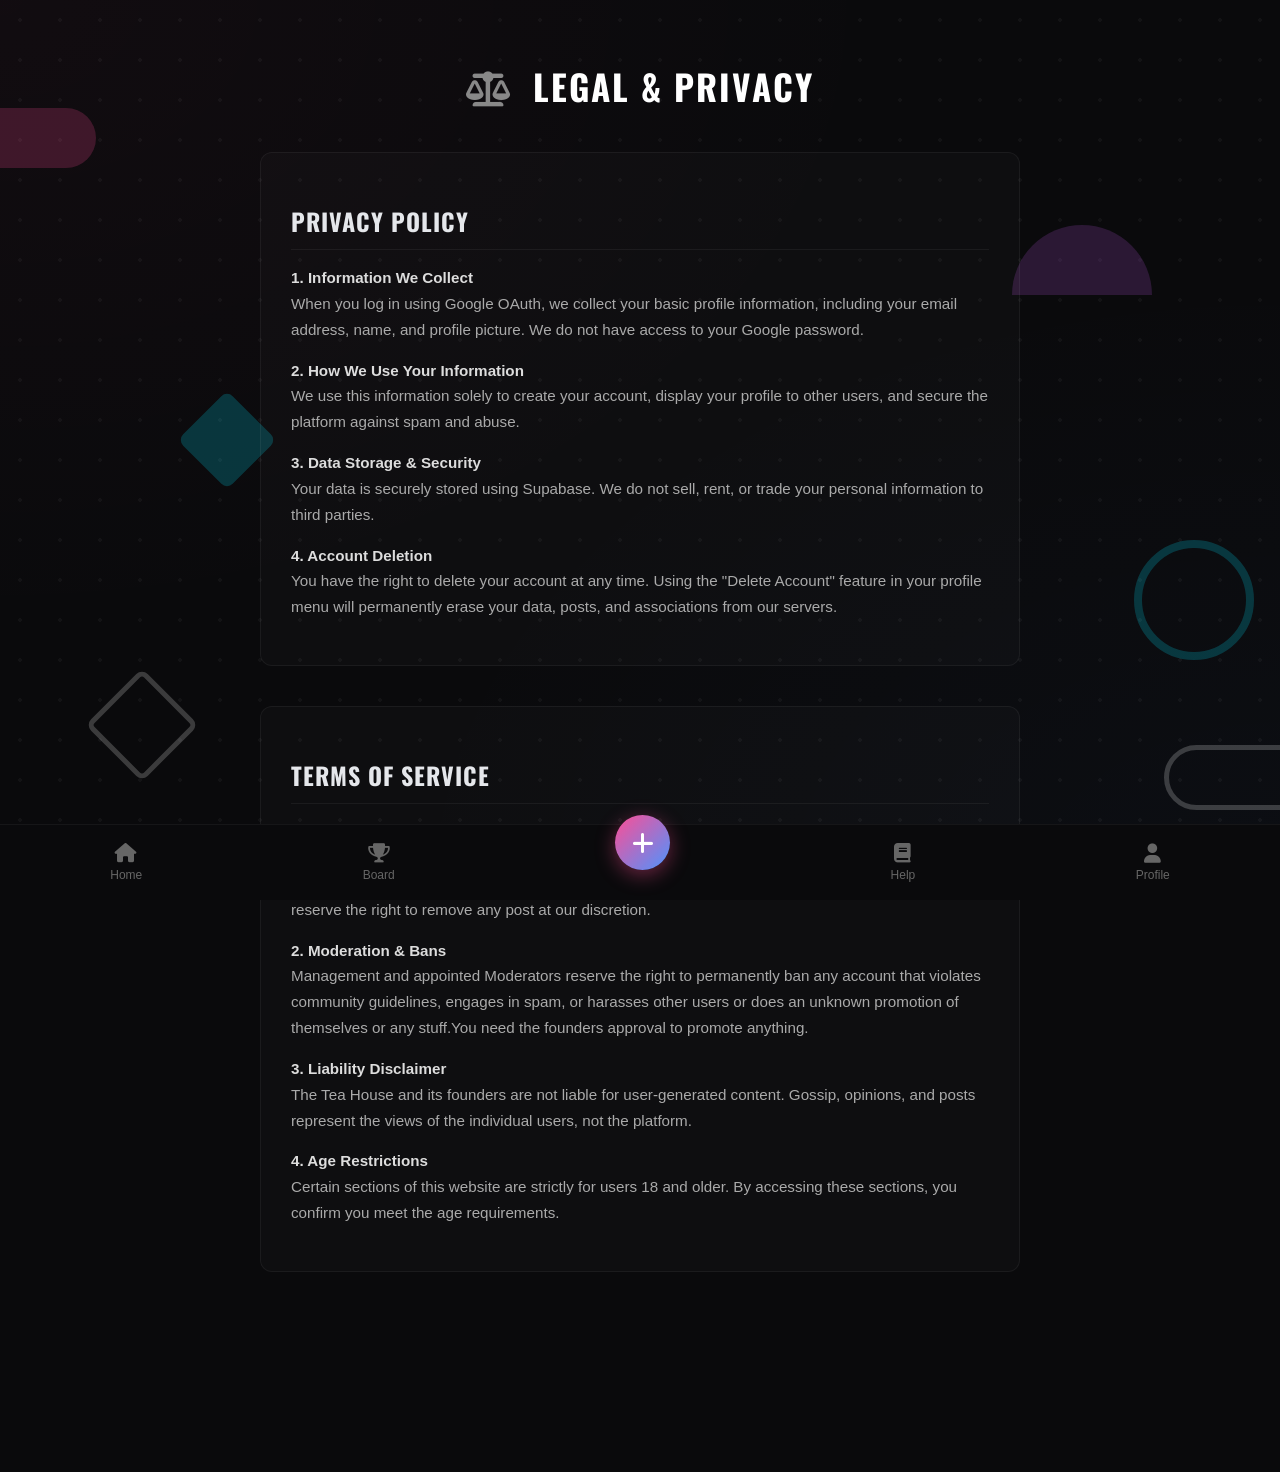
<file: legal.html>
<!DOCTYPE html>
<html lang="en">
<head>
    <meta charset="UTF-8">
    <meta name="viewport" content="width=device-width, initial-scale=1.0">
    <title>Tea House | Legal & Privacy</title>
    <link rel="stylesheet" href="css/style.css">
    <link rel="stylesheet" href="https://cdnjs.cloudflare.com/ajax/libs/font-awesome/6.0.0/css/all.min.css">
    
    <style>
        /* Flat & Subtle Legal Page Layout */
        body { 
            background-color: #0a0a0c; 
            color: #fff; 
            font-family: 'Inter', sans-serif; 
            margin: 0; 
            padding-bottom: 100px;
            position: relative;
        }

        .legal-container { max-width: 800px; margin: 40px auto 40px; padding: 20px; position: relative; z-index: 10; }
        
        .page-title { text-align: center; margin-bottom: 40px; color: #fff; font-size: 2.2rem; font-family: 'Oswald', sans-serif; text-transform: uppercase; letter-spacing: 2px; }

        .section-title { 
            color: #e5e7eb !important; 
            font-size: 1.5rem; 
            margin-bottom: 15px; 
            margin-top: 20px;
            font-family: 'Oswald', sans-serif; 
            text-transform: uppercase; 
            letter-spacing: 1px; 
            display: flex; 
            align-items: center; 
            gap: 8px; 
            border-bottom: 1px solid rgba(255,255,255,0.05);
            padding-bottom: 10px;
        }

        /* Subtle Matte Cards */
        .legal-card { 
            background: rgba(255, 255, 255, 0.02); 
            border: 1px solid rgba(255, 255, 255, 0.05); 
            border-radius: 12px; 
            padding: 30px; 
            margin-bottom: 40px; 
        }

        .legal-text {
            color: #aaa;
            font-size: 0.95rem;
            line-height: 1.7;
            margin-bottom: 15px;
        }

        .legal-text strong {
            color: #ddd;
        }
    </style>
</head>
<body>

    <!-- ☕ Dynamic Lounge Background (Shapes) -->
    <div class="lounge-abstract-bg">
        <div class="l-shape shape-pill lc-pink l1"></div>
        <div class="l-shape shape-ring lc-blue l2"></div>
        <div class="l-shape shape-diamond lc-outline lc-gold l3"></div>
        <div class="l-shape shape-arc lc-purple l4"></div>
        <div class="l-shape shape-diamond lc-blue l5"></div>
        <div class="l-shape shape-pill lc-outline lc-pink l6"></div>
    </div>

    <div class="legal-container">
        <h2 class="page-title"><i class="fas fa-balance-scale" style="color: #888 !important; margin-right: 10px;"></i> LEGAL & PRIVACY</h2>

        <div class="legal-card">
            <h3 class="section-title">Privacy Policy</h3>
            <p class="legal-text"><strong>1. Information We Collect</strong><br>
            When you log in using Google OAuth, we collect your basic profile information, including your email address, name, and profile picture. We do not have access to your Google password.</p>
            
            <p class="legal-text"><strong>2. How We Use Your Information</strong><br>
            We use this information solely to create your account, display your profile to other users, and secure the platform against spam and abuse.</p>
            
            <p class="legal-text"><strong>3. Data Storage & Security</strong><br>
            Your data is securely stored using Supabase. We do not sell, rent, or trade your personal information to third parties.</p>

            <p class="legal-text"><strong>4. Account Deletion</strong><br>
            You have the right to delete your account at any time. Using the "Delete Account" feature in your profile menu will permanently erase your data, posts, and associations from our servers.</p>
        </div>

        <div class="legal-card">
            <h3 class="section-title">Terms of Service</h3>
            
            <p class="legal-text"><strong>1. User Conduct & Content</strong><br>
            The Tea House is a platform for sharing. You are solely responsible for the content you post. Do not post illegal, highly explicit (outside of designated 18+ areas), or violently threatening content. We reserve the right to remove any post at our discretion.</p>
            
            <p class="legal-text"><strong>2. Moderation & Bans</strong><br>
            Management and appointed Moderators reserve the right to permanently ban any account that violates community guidelines, engages in spam, or harasses other users or does an unknown promotion of themselves or any stuff.You need the founders approval to promote anything.</p>
            
            <p class="legal-text"><strong>3. Liability Disclaimer</strong><br>
            The Tea House and its founders are not liable for user-generated content. Gossip, opinions, and posts represent the views of the individual users, not the platform.</p>

            <p class="legal-text"><strong>4. Age Restrictions</strong><br>
            Certain sections of this website are strictly for users 18 and older. By accessing these sections, you confirm you meet the age requirements.</p>
        </div>
    </div>

    <!-- BOTTOM NAVIGATION -->
    <footer class="bottom-nav">
        <a href="lounge.html" class="nav-item"><i class="fas fa-home"></i><span>Home</span></a>
        <a href="leaderboard.html" class="nav-item"><i class="fas fa-trophy"></i><span>Board</span></a>
        <a href="post-tea.html" class="nav-item spill-btn-container">
            <div class="spill-btn"><i class="fas fa-plus"></i></div>
        </a>
        <a href="help.html" class="nav-item"><i class="fas fa-book"></i><span>Help</span></a>
        <a href="profile.html" class="nav-item"><i class="fas fa-user"></i><span>Profile</span></a>
    </footer>

</body>
</html>
</file>
<file: css/style.css>
/* 1. FONT & COLOR DEFINITIONS */
@import url('https://fonts.googleapis.com/css2?family=Oswald:wght@300;400;700&display=swap');

:root {
    /* Shades inspired by your "Blue Pink" palette */
    --midnight: #0a0a0c;
    --deep-navy: #161b22;
    --neon-pink: #ff4d94;  /* The spicy coral/pink from your pic */
    --neon-blue: #4d94ff;  /* The sky blue accent */
    --gold: #ffbc4c;
    --glass-bg: rgba(255, 255, 255, 0.03);
    --glass-border: rgba(255, 255, 255, 0.08);
    --text-main: #f5f5f7;
    --text-dim: #888;
}

* { 
    box-sizing: border-box; 
    margin: 0; 
    padding: 0; 
}

/* 2. THE DYNAMIC BACKGROUND */
body {
    background-color: var(--midnight) !important;
    /* Sophisticated 3-point radial mesh for that "alive" look */
    background-image: 
        radial-gradient(circle at 0% 0%, rgba(255, 77, 148, 0.12) 0%, transparent 50%),
        radial-gradient(circle at 100% 100%, rgba(77, 148, 255, 0.12) 0%, transparent 50%),
        radial-gradient(circle at 50% 15%, rgba(77, 148, 255, 0.05) 0%, transparent 40%) !important;
    
    background-attachment: fixed !important;
    background-size: cover !important;
    min-height: 100vh;
    font-family: 'Oswald', sans-serif; /* Fixed Font */
    color: var(--text-main);
    overflow-x: hidden;
    padding-bottom: 100px;
}

/* 3. ENHANCED HEADER */
.main-header {
    padding: 70px 20px 40px;
    text-align: center;
    background: linear-gradient(to bottom, rgba(0,0,0,0.8), transparent);
}

/* 1. CLEAN HEADER CONTAINER */
.header-actions {
    position: absolute;
    top: 20px;
    right: 20px;
    display: flex;
    gap: 10px;
    /* REMOVED: background-color and border-radius from here */
}

/* 2. GLASSMORPHISM LOGIN BUTTON */
.login-btn {
    /* Background & Glass Effect */
    background: rgba(255, 255, 255, 0.05) !important; /* Subtle transparency */
    backdrop-filter: blur(10px);                    /* Frosted glass look */
    -webkit-backdrop-filter: blur(10px);
    border: 1px solid rgba(255, 255, 255, 0.1);
    
    /* Text Styling */
    color: #ffffff !important; 
    text-decoration: none !important;               /* REMOVES UNDERLINE */
    text-transform: uppercase;
    font-weight: bold;
    font-size: 0.8rem;
    letter-spacing: 1px;
    
    /* Shape & Spacing */
    padding: 8px 20px;
    border-radius: 30px;                            /* Sleek pill shape */
    transition: 0.3s all ease;
}

/* 3. HOVER GLOW */
.login-btn:hover {
    background: var(--neon-pink) !important;        /* Swaps to neon on hover */
    border-color: var(--neon-pink);
    box-shadow: 0 0 15px rgba(255, 77, 148, 0.5);   /* Pink glow effect */
    transform: translateY(-2px);
}

.welcome-text h1 {
    font-size: clamp(3rem, 10vw, 5rem);
    font-weight: 700;
    text-transform: uppercase;
    background: linear-gradient(45deg, var(--neon-pink), var(--neon-blue));
    background-clip: text;
    -webkit-background-clip: text;
    -webkit-text-fill-color: transparent;
    letter-spacing: -2px;
    filter: drop-shadow(0 0 15px rgba(255, 77, 148, 0.3));
}

.welcome-text p {
    color: var(--text-dim);
    letter-spacing: 3px;
    text-transform: uppercase;
    font-size: 0.9rem;
    margin-top: 5px;
}

/* 4. POLISHED GENRE NAV */
/* --- NEAT SCROLLABLE GENRE NAV --- */

.genre-nav {
    width: 100%;
    overflow-x: auto; /* Enables horizontal scrolling */
    white-space: nowrap; /* Forces all items to stay on one line */
    padding: 10px 0;
    
    /* Hides scrollbar for a cleaner look */
    scrollbar-width: none; /* Firefox */
    -ms-overflow-style: none; /* IE/Edge */
}

/* Hides scrollbar for Chrome, Safari, and Opera */
.genre-nav::-webkit-scrollbar {
    display: none;
}

.genre-nav ul {
    display: flex; /* Stacks items in a row */
    list-style: none;
    padding: 0 15px; /* Adds a little "safe space" on the edges */
    margin: 0;
    gap: 12px; /* Uniform spacing between categories */
}

.genre-nav li {
    display: inline-block;
}

.genre-nav a {
    /* Keeping your current glassmorphism style from the screenshot */
    background: var(--glass);
    backdrop-filter: blur(10px);
    border: 1px solid var(--glass-border);
    color: #888;
    padding: 8px 18px;
    border-radius: 20px;
    text-decoration: none;
    font-weight: bold;
    font-size: 0.9rem;
    display: block;
    transition: 0.3s;
}

/* Active State to match your "Trending" button */
.genre-nav a.active {
    background: #ffffff;
    color: #000000;
    border-color: #ffffff;
}



/* 5. PREMIUM GLASS CARDS */
.tea-card {
    background: rgba(255, 255, 255, 0.04);
    backdrop-filter: blur(20px);
    -webkit-backdrop-filter: blur(20px);
    border: 1px solid var(--glass-border);
    border-radius: 28px;
    padding: 30px;
    margin: 30px auto;
    width: 92%;
    max-width: 550px;
    box-shadow: 0 20px 40px rgba(0,0,0,0.4);
    transition: transform 0.3s ease, border-color 0.3s ease;
}

.tea-card:hover {
    transform: translateY(-5px);
    border-color: rgba(255, 255, 255, 0.2);
}

.username { color: var(--gold); font-size: 1.2rem; }
.tag { color: var(--neon-blue); font-weight: bold; font-size: 0.8rem; }

/* 6. NEON ACTION BUTTONS */
.card-footer {
    display: flex;
    justify-content: space-between;
    align-items: center;
    margin-top: 20px;
    padding-top: 20px;
    border-top: 1px solid var(--glass-border);
}

.card-footer button {
    background: rgba(226, 226, 226, 0.051);
    border: 1px solid var(--glass-border);
    color: var(--text-main);
    padding: 10px 15px;
    border-radius: 14px;
    transition: 0.3s;
}

.comment-btn:hover { border-color: var(--neon-blue); color: var(--neon-blue); }
.share-btn:hover { border-color: var(--neon-pink); color: var(--neon-pink); }
.vote-up:hover { border-color: var(--gold); color: var(--gold); }

/* 7. FIXED BOTTOM NAV (The Lounge Bar) */
.bottom-nav { position: fixed; bottom: 0; width: 100%; background: #0a0a0c; border-top: 1px solid rgba(255,255,255,0.05); display: flex; justify-content: space-around; align-items: center; padding: 10px 0; z-index: 100; padding-bottom: calc(10px + env(safe-area-inset-bottom)); }

.nav-item { color: #666; text-decoration: none; display: flex; flex-direction: column; align-items: center; gap: 5px; font-size: 0.75rem; font-weight: 500; transition: 0.2s; }
.nav-item.active, .nav-item:hover { color: var(--neon-blue); }
.nav-item i { font-size: 1.2rem; }

/* The Floating Action Button */
.spill-btn-container { transform: translateY(-20px); }

.spill-btn { width: 55px; height: 55px; border-radius: 50%; background: linear-gradient(135deg, var(--neon-pink), var(--neon-blue)); display: flex; justify-content: center; align-items: center; box-shadow: 0 5px 20px rgba(255, 77, 148, 0.4); transition: 0.3s; }
.spill-btn:hover { transform: scale(1.1); box-shadow: 0 5px 25px rgba(77, 148, 255, 0.6); }

/* Force the Plus Icon to be bright white */
.spill-btn i { font-size: 1.5rem !important; color: #ffffff !important; }



/* 7. AUTH & OTHER PAGES */
.auth-box, .post-container, .leaderboard-container {
    background: var(--glass);
    backdrop-filter: blur(20px);
    border: 1px solid var(--glass-border);
    border-radius: 30px;
    padding: 30px;
    margin: 20px auto;
    max-width: 400px;
}

input, textarea, select {
    width: 100%; background: rgba(255,255,255,0.05);
    border: 1px solid var(--glass-border);
    color: rgb(255, 255, 255); padding: 12px; border-radius: 12px; margin-top: 10px;
}
.submit-btn, .auth-submit {
    background: var(--neon-pink); color: white; border: none;
    padding: 15px; width: 100%; border-radius: 12px; font-weight: bold; margin-top: 20px;
}




/* --- TEA CARD FOOTER & NEON BUTTONS --- */

.card-footer {
    display: flex;
    justify-content: space-between;
    align-items: center;
    margin-top: 15px;
    padding-top: 15px;
    border-top: 1px solid var(--glass-border);
}

.votes, .actions {
    display: flex;
    align-items: center;
    gap: 12px; /* Keeps icons from touching each other */
}

/* THE NEON-GLASS BUTTONS */
.card-footer button {
    background: rgba(255, 255, 255, 0.03);
    border: 1px solid var(--glass-border);
    color: white;
    padding: 8px 12px;
    border-radius: 12px;
    display: flex;
    align-items: center;
    gap: 6px;
    font-family: 'Oswald', sans-serif;
    font-size: 0.9rem;
    cursor: pointer;
    transition: 0.3s all ease;
}

/* NEON GLOW HOVER EFFECTS */
.vote-up:hover {
    border-color: var(--gold) !important;
    box-shadow: 0 0 10px rgba(255, 188, 76, 0.3);
    color: var(--gold);
}

.comment-btn:hover {
    border-color: var(--neon-blue) !important;
    box-shadow: 0 0 10px rgba(77, 148, 255, 0.3);
    color: var(--neon-blue);
}

.share-btn:hover {
    border-color: var(--neon-pink) !important;
    box-shadow: 0 0 10px rgba(255, 77, 148, 0.3);
    color: var(--neon-pink);
}

.save-btn:hover {
    border-color: white !important;
    box-shadow: 0 0 10px rgba(255, 255, 255, 0.2);
}

/* VOTE COUNT COLOR */
.vote-count {
    font-weight: bold;
    color: var(--gold);
    font-size: 1rem;
}




/* --- NEAT & WIDE POST PAGE --- */

/* 1. Subtler Background (Reduced Lighting) */
body {
    background-color: #0a0a0c !important;
    /* Subtler glow for eye comfort */
    background-image: 
        radial-gradient(at 0% 0%, rgba(255, 77, 148, 0.03) 0px, transparent 50%),
        radial-gradient(at 100% 100%, rgba(77, 148, 255, 0.03) 0px, transparent 50%) !important;
    background-attachment: fixed;
    font-family: 'Oswald', sans-serif;
    color: white;
}

/* 2. Wider Container */
.post-container {
    padding: 20px;
    width: 95% !important;
    max-width: 800px !important; /* Professional wide layout */
    margin: 40px auto;
}

/* 3. The Form Box */
#tea-form {
    background: rgba(255, 255, 255, 0.03) !important;
    backdrop-filter: blur(15px) !important;
    border: 1px solid rgba(255, 255, 255, 0.08) !important;
    border-radius: 30px !important;
    padding: 40px;
    box-shadow: 0 10px 40px rgba(0, 0, 0, 0.5) !important;
    display: flex;
    flex-direction: column;
    gap: 25px; /* Adds neat spacing between elements */
}

/* 4. Wide & Taller Tea Box */
#tea-content {
    width: 100% !important;
    height: 280px !important; /* More space for details */
    padding: 20px;
    background: rgba(0, 0, 0, 0.3) !important;
    border: 1px solid rgba(255, 255, 255, 0.1) !important;
    border-radius: 15px !important;
    color: #eee !important;
    font-family: inherit;
    font-size: 1.1rem;
    resize: vertical; /* Allows users to drag it taller if needed */
}

#tea-content:focus {
    outline: none;
    border-color: var(--neon-blue) !important; /* Calming blue glow */
    box-shadow: 0 0 10px rgba(77, 148, 255, 0.1) !important;
}

/* 5. Neat Upload Section (Fixes "Sticky" Text) */
#media-upload {
    display: none !important; /* Hides ugly browser button */
}

.custom-file-upload {
    display: flex !important;
    flex-direction: column;
    align-items: center;
    justify-content: center;
    padding: 35px 20px !important; /* Vertical space prevents stickiness */
    background: rgba(77, 148, 255, 0.05) !important;
    border: 2px dashed #4d94ff !important;
    border-radius: 20px !important;
    cursor: pointer;
    color: #4d94ff !important;
    font-weight: bold;
    text-align: center;
    transition: 0.3s;
}

.custom-file-upload:hover {
    background: rgba(77, 148, 255, 0.1) !important;
    border-color: #ffffff !important;
    color: #e7e7e7 !important;
}

/* 6. Chill Blue Submit Button */
.submit-btn {
    background: linear-gradient(45deg, #4d94ff, #3f9aae) !important;
    color: white !important;
    padding: 18px !important;
    border: none !important;
    border-radius: 15px !important;
    font-weight: bold;
    font-size: 1.1rem;
    box-shadow: 0 5px 20px rgba(0, 0, 0, 0.3) !important;
    cursor: pointer;
}
/* --- DROPDOWN VISIBILITY FIX --- */

#genre {
    width: 100%;
    padding: 14px;
    background: rgba(255, 255, 255, 0.05) !important;
    border: 1px solid rgba(255, 255, 255, 0.1) !important;
    border-radius: 15px !important;
    color: white !important; /* This is the text color */
    font-family: 'Oswald', sans-serif !important;
    cursor: pointer;
    appearance: none; /* Removes default browser styling */
    -webkit-appearance: none;
    background-image: url('data:image/svg+xml;charset=US-ASCII,<svg xmlns="http://www.w3.org/2000/svg" width="20" height="20" viewBox="0 0 20 20"><path fill="white" d="M5 7l5 5 5-5z"/></svg>'); /* Adds a custom white arrow */
    background-repeat: no-repeat;
    background-position: right 15px center;
}

/* This targets the actual list that drops down */
#genre option {
    background-color: #1a1a1c !important; /* Dark background for the list */
    color: white !important;               /* White text for visibility */
    padding: 10px;
}

/* Fix for mobile devices to ensure the background stays dark */
#genre:focus {
    background-color: #1a1a1c !important;
    outline: none;
    border-color: var(--neon-blue) !important;
}





/*leaderboard page styles*/
/* LEADERBOARD SPECIFIC STYLES */
.leaderboard-container {
    padding: 20px;
    display: flex;
    flex-direction: column;
    align-items: center;
}

.podium {
    display: flex;
    justify-content: center;
    align-items: flex-end;
    gap: 15px;
    margin-bottom: 40px;
    width: 100%;
    padding-top: 20px;
}

.rank {
    text-align: center;
    flex: 1;
}

.avatar {
    width: 60px;
    height: 60px;
    background: rgb(202, 131, 131);
    border-radius: 50%;
    display: flex;
    justify-content: center;
    align-items: center;
    font-size: 1.5rem;
    margin: 0 auto 10px;
    box-shadow: 0 4px 10px rgba(0,0,0,0.1);
}

/* THE MONTHLY WINNER DECORATION */
.monthly-winner {
    width: 80px;
    height: 80px;
    border: 4px solid var(--orange-trend); /* Discord-style highlight */
    animation: glow 2s infinite alternate; /* Special effect for rank 1 */
}

@keyframes glow {
    from { box-shadow: 0 0 5px var(--orange-trend); }
    to { box-shadow: 0 0 20px var(--orange-trend); }
}

.rank.first .name { font-size: 1.2rem; font-weight: bold; color: var(--teal-main); }
.points { font-size: 0.9rem; color: #777; font-family: 'Oswald', sans-serif; }

/* RANK LIST STYLES */
.rank-list {
    width: 100%;
    max-width: 400px;
    background: rgb(36, 35, 35);
    border-radius: 15px;
    overflow: hidden;
    box-shadow: 0 4px 15px rgba(0,0,0,0.05);
}

.list-item {
    display: flex;
    justify-content: space-between;
    padding: 15px 20px;
    border-bottom: 1px solid var(--bg-cream);
}

.rank-num { font-weight: bold; color: var(--blue-accent); width: 30px; }
.list-name { flex: 1; font-family: 'Oswald', sans-serif; }
.list-score { font-weight: bold; color: var(--teal-main); }



/* --- AUTH PAGE: MIDNIGHT LOUNGE DESIGN --- */


/* 1. Page Layout */
.auth-page {
    display: flex;
    justify-content: center;
    align-items: center;
    min-height: 100vh;
    padding: 20px;
    margin: 0;
    /* Uses the global background set in your body */
}

.auth-container {
    width: 100%;
    max-width: 420px;
    animation: fadeIn 0.8s ease-out; /* Smooth entrance animation */
}

/* 2. Frosted Glass Box */
.auth-box {
    background: rgba(255, 255, 255, 0.05); /* Transparent glass effect */
    backdrop-filter: blur(25px);            /* Deep professional blur */
    -webkit-backdrop-filter: blur(25px);
    border: 1px solid rgba(255, 255, 255, 0.1);
    border-radius: 35px;                    /* Matching rounded theme */
    padding: 40px 30px;
    box-shadow: 0 20px 50px rgba(0, 0, 0, 0.5);
    text-align: center;
}

/* 3. Typography & Titles */
.auth-header h1 {
    font-size: 3.5rem;
    background: linear-gradient(45deg, var(--neon-pink), var(--neon-blue)); /* Spicy neon text */
    background-clip: text;
    -webkit-background-clip: text;
    -webkit-text-fill-color: transparent;
    margin-bottom: 5px;
    letter-spacing: -1px;
}

.auth-header p {
    color: #888;
    margin-bottom: 35px;
    font-size: 0.85rem;
    letter-spacing: 2px;
}

#auth-title {
    color: var(--gold);
    font-size: 1.6rem;
    margin-bottom: 25px;
    letter-spacing: 1px;
    text-transform: uppercase;
}

/* 4. Form Inputs */
.input-group {
    margin-bottom: 20px;
    text-align: left;
}

.input-group label {
    display: block;
    margin-bottom: 8px;
    font-size: 0.8rem;
    color: var(--neon-blue);
    font-weight: bold;
    text-transform: uppercase;
}

.input-group input {
    width: 100%;
    padding: 15px;
    background: rgba(255, 255, 255, 0.03); /* Subtle dark input */
    border: 1px solid rgba(255, 255, 255, 0.1);
    border-radius: 15px;
    color: white;
    font-family: 'Oswald', sans-serif;
    transition: 0.3s;
}

.input-group input:focus {
    outline: none;
    background: rgba(255, 255, 255, 0.08);
    border-color: var(--neon-pink); /* Neon glow focus */
    box-shadow: 0 0 15px rgba(255, 77, 148, 0.2);
}

/* 5. Neon Action Buttons */
.auth-submit {
    width: 100%;
    background: linear-gradient(45deg, var(--neon-pink), var(--neon-blue)); /* Action gradient */
    color: white;
    padding: 18px;
    border: none;
    border-radius: 15px;
    font-weight: bold;
    font-family: 'Oswald', sans-serif;
    font-size: 1.1rem;
    cursor: pointer;
    box-shadow: 0 5px 20px rgba(255, 77, 148, 0.4);
    transition: 0.3s ease;
}

.auth-submit:hover {
    transform: translateY(-3px);
    box-shadow: 0 8px 30px rgba(255, 77, 148, 0.6);
}

/* Divider Styling */
.divider {
    margin: 30px 0;
    color: #444;
    font-size: 0.75rem;
    font-weight: bold;
    display: flex;
    align-items: center;
    gap: 15px;
}

.divider::before, .divider::after {
    content: "";
    flex: 1;
    height: 1px;
    background: rgba(255, 255, 255, 0.1);
}

/* Google Button */
.google-btn {
    width: 100%;
    background: rgba(255, 255, 255, 0.05);
    border: 1px solid rgba(255, 255, 255, 0.1);
    padding: 14px;
    border-radius: 15px;
    display: flex;
    align-items: center;
    justify-content: center;
    gap: 12px;
    color: white;
    font-family: 'Oswald', sans-serif;
    font-weight: bold;
    transition: 0.3s;
}

.google-btn:hover {
    background: rgba(255, 255, 255, 0.1);
    border-color: white;
}

/* Toggle Text */
.toggle-text {
    margin-top: 20px;
    color: #666;
    font-size: 0.9rem;
}

#toggle-auth {
    color: var(--neon-blue);
    font-weight: bold;
    cursor: pointer;
    text-decoration: underline;
}

/* --- ANIMATIONS --- */
@keyframes fadeIn {
    from { opacity: 0; transform: translateY(20px); }
    to { opacity: 1; transform: translateY(0); }
}




/* ADMIN DASHBOARD SPECIFIC */
.admin-page {
    background-color: #f4f7f6; /* Slightly cooler grey to feel more professional */
}

.admin-container {
    max-width: 800px;
    margin: 0 auto;
    padding: 20px;
}

.stats-grid {
    display: grid;
    grid-template-columns: 1fr 1fr;
    gap: 15px;
    margin-bottom: 30px;
}

.stat-card {
    background: white;
    padding: 20px;
    border-radius: 15px;
    text-align: center;
    box-shadow: 0 4px 10px rgba(0,0,0,0.05);
}

.stat-card h4 { font-size: 0.8rem; color: #888; text-transform: uppercase; }
.stat-card p { font-size: 2rem; font-family: 'Oswald', sans-serif; font-weight: bold; }

.admin-section {
    margin-bottom: 40px;
}

.admin-section h2 {
    font-family: 'Oswald', sans-serif;
    margin-bottom: 15px;
    color: var(--teal-main);
}

.report-item {
    background: white;
    padding: 15px;
    border-radius: 12px;
    display: flex;
    justify-content: space-between;
    align-items: center;
    margin-bottom: 10px;
    border-left: 5px solid var(--coral-spicy);
}

.report-reason {
    font-size: 0.7rem;
    font-weight: bold;
    color: var(--coral-spicy);
    text-transform: uppercase;
}

.action-btn {
    padding: 8px 15px;
    border-radius: 8px;
    font-size: 0.8rem;
    font-weight: bold;
    font-family: 'Oswald', sans-serif;
}

.delete-btn { background: var(--coral-spicy); color: white; margin-right: 5px; }
.ignore-btn { background: #eee; color: #555; }

.category-manager {
    display: flex;
    gap: 10px;
}

.category-manager input {
    flex: 1;
    padding: 12px;
    border-radius: 8px;
    border: 1px solid #ddd;
}

.add-cat-btn {
    background: var(--teal-main);
    color: white;
    padding: 0 20px;
    border-radius: 8px;
}



/* --- PROFILE PAGE STYLES (MIDNIGHT VIP THEME) --- */

/* 1. The Logout Button */
.logout-top {
    position: absolute;
    top: 20px;
    right: 20px;
    background: rgba(255, 77, 148, 0.1);
    border: 1px solid var(--neon-pink);
    color: white;
    padding: 8px 16px;
    border-radius: 20px;
    font-family: 'Oswald', sans-serif;
    font-weight: bold;
    cursor: pointer;
    transition: 0.3s ease;
    z-index: 100;
}

.logout-top:hover {
    background: var(--neon-pink);
    box-shadow: 0 0 15px rgba(255, 77, 148, 0.5);
    transform: translateY(-2px);
}

/* 2. Profile Header & Picture */
.profile-header {
    text-align: center;
    padding: 70px 20px 30px;
    position: relative;
}

.profile-pic-container {
    margin: 20px auto;
    width: 110px;
    height: 110px;
    border-radius: 50%;
    /* Creates a glowing ring around the picture */
    background: linear-gradient(45deg, var(--neon-pink), var(--neon-blue));
    padding: 4px; 
    box-shadow: 0 10px 25px rgba(0,0,0,0.5);
}

.profile-pic {
    background: var(--deep-navy);
    width: 100%;
    height: 100%;
    border-radius: 50%;
    display: flex;
    align-items: center;
    justify-content: center;
    font-size: 2.5rem;
    color: var(--text-main);
}

.profile-name {
    font-size: 2.5rem;
    color: var(--gold);
    text-transform: uppercase;
    letter-spacing: 1px;
}

.profile-tagline {
    color: var(--text-dim);
    font-size: 0.9rem;
    letter-spacing: 2px;
    text-transform: uppercase;
}

/* 3. The Stats Bar */
.profile-stats {
    display: flex;
    justify-content: center;
    gap: 40px;
    background: rgba(255, 255, 255, 0.03);
    border-top: 1px solid var(--glass-border);
    border-bottom: 1px solid var(--glass-border);
    padding: 20px;
    margin-bottom: 20px;
}

.stat {
    display: flex;
    flex-direction: column;
    align-items: center;
}

.stat span {
    font-size: 1.8rem;
    font-weight: bold;
    color: white;
}

.stat label {
    font-size: 0.75rem;
    color: var(--neon-blue);
    letter-spacing: 1px;
    font-weight: bold;
}

/* 4. Profile Tabs */
.profile-tabs {
    display: flex;
    justify-content: space-around;
    border-bottom: 1px solid var(--glass-border);
    margin-bottom: 20px;
}

.tab-btn {
    background: none;
    border: none;
    color: var(--text-dim);
    padding: 15px;
    font-family: 'Oswald', sans-serif;
    font-size: 1rem;
    cursor: pointer;
    border-bottom: 3px solid transparent;
    transition: 0.3s;
    text-transform: uppercase;
}

.tab-btn.active {
    color: var(--neon-blue);
    border-bottom: 3px solid var(--neon-blue);
    text-shadow: 0 0 10px rgba(77, 148, 255, 0.3);
}



/* 🧊 SLEEK MATTE HELP DESK 🧊 */
.help-container {
    padding: 20px;
    max-width: 600px;
    margin: 40px auto;
}

.matte-link {
    display: flex; 
    align-items: center; 
    justify-content: center; 
    gap: 12px;
    background: #111115; 
    border: 1px solid rgba(255, 255, 255, 0.04);
    border-top: 1px solid rgba(255, 255, 255, 0.08); /* 3D light reflection edge */
    padding: 16px; 
    border-radius: 16px; 
    text-decoration: none; 
    color: var(--text-main);
    font-family: 'Oswald', sans-serif; 
    font-size: 0.95rem; 
    font-weight: bold;
    box-shadow: 0 10px 25px rgba(0, 0, 0, 0.5); 
    transition: all 0.2s ease;
}

.matte-link:hover { 
    transform: translateY(-3px); 
    box-shadow: 0 15px 30px rgba(0, 0, 0, 0.7);
    background: rgba(255,255,255,0.03); 
}

.matte-card {
    background: #111115; 
    border: 1px solid rgba(255, 255, 255, 0.04);
    border-top: 1px solid rgba(255, 255, 255, 0.08); 
    padding: 25px;
    border-radius: 20px; 
    box-shadow: 0 15px 35px rgba(0, 0, 0, 0.6);
}

.matte-input {
    width: 100%; 
    height: 100px; 
    padding: 15px;
    background: rgba(0, 0, 0, 0.3); 
    border: 1px solid rgba(255, 255, 255, 0.1);
    color: #eee; 
    border-radius: 12px; 
    resize: none; 
    margin-bottom: 15px;
    font-family: -apple-system, BlinkMacSystemFont, "Segoe UI", Roboto, sans-serif; 
    font-size: 0.95rem; 
    transition: 0.3s;
}

.matte-input:focus { 
    outline: none; 
    border-color: rgba(255, 255, 255, 0.3); 
}

.matte-btn {
    width: 100%; 
    padding: 14px;
    background: rgba(255, 255, 255, 0.05); 
    border: 1px solid rgba(255, 255, 255, 0.1);
    color: #ccc; 
    border-radius: 12px; 
    font-weight: bold; 
    font-family: 'Oswald', sans-serif;
    cursor: pointer; 
    transition: 0.2s; 
    box-shadow: 3px 3px 10px rgba(0,0,0,0.4);
}

.matte-btn:active { 
    transform: translateY(3px) scale(0.98); 
    box-shadow: 1px 1px 2px rgba(0,0,0,0.5); 
    background: rgba(255,255,255,0.02); 
}


/* 🧊 MATTE ACCORDION FAQS (Reddit Style) 🧊 */
.faq-accordion {
    background: transparent;
    border-bottom: 1px solid rgba(255, 255, 255, 0.08);
    padding: 18px 0;
    cursor: pointer;
    transition: 0.2s ease;
}

.faq-accordion-header {
    display: flex;
    justify-content: space-between;
    align-items: center;
    color: var(--text-main);
    font-size: 0.95rem;
    font-family: -apple-system, BlinkMacSystemFont, "Segoe UI", Roboto, sans-serif;
    font-weight: 600;
    transition: color 0.2s ease;
}

/* Makes the question feel alive when you hover */
.faq-accordion:hover .faq-accordion-header {
    color: var(--white); 
}

.faq-accordion-header i {
    color: #666;
    transition: transform 0.3s ease, color 0.3s ease;
    font-size: 0.8rem;
}

/* Rotates and colors the arrow when open */
.faq-accordion.open .faq-accordion-header i {
    transform: rotate(180deg);
    color: var(--white);
}

.faq-accordion-body {
    max-height: 0;
    overflow: hidden;
    transition: max-height 0.3s ease, padding 0.3s ease, opacity 0.3s ease;
    opacity: 0;
    color: var(--text-dim);
    font-family: -apple-system, BlinkMacSystemFont, "Segoe UI", Roboto, sans-serif;
    font-size: 0.85rem;
    line-height: 1.6;
}

.faq-accordion.open .faq-accordion-body {
    max-height: 500px; 
    padding-top: 12px;
    opacity: 1;
}

/* 🌟 BRINGING LIFE BACK TO ICONS & BUTTONS 🌟 */

/* 1. Native Social Colors */
.matte-link i.fa-instagram { color: #e1306c !important; }
.matte-link i.fa-discord { color: #5865F2 !important; }
.matte-link i.fa-envelope { color: #ea4335 !important; }

/* 2. Section Header Accents */
.help-container h3 i.fa-question-circle { color: var(--gold) !important; }
.help-container h3 i.fa-comment-dots { color: var(--neon-blue) !important; }

/* 3. The Action Button (Make it pop!) */
.matte-btn {
    width: 100%; 
    padding: 14px;
    background: linear-gradient(45deg, #4d94ff, #3f9aae) !important;
    border: none !important;
    color: white !important; 
    border-radius: 12px; 
    font-weight: bold; 
    font-family: 'Oswald', sans-serif;
    cursor: pointer; 
    transition: 0.2s; 
    box-shadow: 0 4px 15px rgba(77, 148, 255, 0.2) !important;
}

.matte-btn:hover {
    transform: translateY(-2px);
    box-shadow: 0 6px 20px rgba(77, 148, 255, 0.4) !important;
}

.matte-btn:active { 
    transform: translateY(2px) scale(0.98) !important; 
    box-shadow: 0 2px 5px rgba(77, 148, 255, 0.2) !important; 
}


/* 🧊 MUTED ICONS (Only color on hover) 🧊 */
.matte-link i, .help-container h3 i {
    color: #666 !important; /* Stealth mode default */
    transition: color 0.3s ease;
}

.matte-link:hover i.fa-instagram { color: #e1306c !important; }
.matte-link:hover i.fa-discord { color: #5865F2 !important; }
.matte-link:hover i.fa-envelope { color: #ea4335 !important; }


/* --- ANIMATIONS --- */

/* 1. Page Fade-In: Makes content appear smoothly */
@keyframes fadeIn {
    from { opacity: 0; transform: translateY(10px); }
    to { opacity: 1; transform: translateY(0); }
}

main {
    /* Applies the fade-in to the main content area of every page */
    animation: fadeIn 0.6s ease-out;
}

/* 2. Tea Card Hover: Gentle lift effect */
.tea-card {
    /* Add transition for smooth movement */
    transition: transform 0.3s ease, box-shadow 0.3s ease;
}

.tea-card:hover {
    /* Moves up slightly and increases shadow */
    transform: translateY(-3px);
    box-shadow: 0 10px 25px rgba(0,0,0,0.1);
}

/* 3. Button Click "Pop": Already added earlier, but good to double check */
button:active, .nav-item:active {
    transform: scale(0.95) !important; /* Slight shrink on click */
}

/* Styling for the Read Full Story link */
.read-btn {
    background: none;
    border: none;
    color: var(--neon-blue);
    cursor: pointer;
    font-weight: bold;
    font-family: 'Oswald', sans-serif;
    text-transform: uppercase;
    font-size: 0.8rem;
    padding: 5px 0;
    transition: 0.3s;
    display: block;
    margin-top: 10px;
}

.read-btn:hover {
    color: var(--neon-pink);
    letter-spacing: 1px;
}

/* This class can be toggled via JS later if you want a permanent glow */
.vote-active {
    color: var(--neon-pink) !important;
    text-shadow: 0 0 10px var(--neon-pink);
    transform: scale(1.2);
}


/* --- SCROLL FIX TO PREVENT MENU OVERLAP --- */
body.post-page {
    /* Adds invisible space at the bottom of the whole page */
    padding-bottom: 130px !important; 
    height: auto !important;
    overflow-y: auto !important; 
}

.post-container {
    /* Ensures the glass box doesn't try to stretch underneath the menu */
    margin-bottom: 40px !important; 
}

/* 🌍 GOOGLE TRANSLATE MATTE THEME (COMPACT) 🌍 */
/* Hide the ugly Google top banner */
.goog-te-banner-frame.skiptranslate { display: none !important; }
body { top: 0px !important; }

/* Hide the Google logo and extra text */
.goog-te-gadget { 
    color: transparent !important; 
    font-family: 'Inter', sans-serif !important; 
    font-size: 0px !important; /* Hides the "Powered by" text completely */
}
.goog-logo-link { display: none !important; }

/* 🍔 HAMBURGER BUTTON */
.hamburger-btn {
    position: absolute;
    top: 20px;
    right: 20px;
    background: none;
    border: none;
    color: white;
    font-size: 1.8rem;
    cursor: pointer;
    z-index: 999;
    transition: 0.3s ease;
}

.hamburger-btn:hover { color: var(--neon-blue); }

/* 📲 THE SIDEBAR PANEL */
.sidebar {
    position: fixed;
    top: 0;
    right: -350px; /* Hidden off-screen by default */
    width: 280px;
    height: 100vh;
    background: #0d0d12;
    border-left: 1px solid rgba(255,255,255,0.05);
    box-shadow: -10px 0 30px rgba(0,0,0,0.8);
    z-index: 10000;
    transition: right 0.4s cubic-bezier(0.25, 0.8, 0.25, 1); /* Smooth slide */
    display: flex;
    flex-direction: column;
}

/* Class to slide it open */
.sidebar.open { right: 0; }

.close-btn {
    align-self: flex-end;
    background: none;
    border: none;
    color: #888;
    font-size: 1.8rem;
    margin: 20px;
    cursor: pointer;
    transition: 0.3s ease;
}

.close-btn:hover { color: white; transform: rotate(90deg); }

/* Sidebar List Items */
.sidebar-content {
    display: flex;
    flex-direction: column;
    padding: 0 20px;
    gap: 15px;
}

.sidebar-item {
    display: flex;
    align-items: center;
    gap: 15px;
    background: none;
    border: none;
    color: #ccc;
    font-size: 1.1rem;
    font-family: 'Oswald', sans-serif;
    letter-spacing: 1px;
    padding: 12px 15px;
    border-radius: 10px;
    cursor: pointer;
    text-decoration: none;
    transition: 0.3s ease;
    width: 100%;
    text-align: left;
}

.sidebar-item i { font-size: 1.3rem; width: 25px; text-align: center; }
.sidebar-item:hover { background: rgba(255,255,255,0.05); color: white; }

/* 🌍 SIDEBAR TRANSLATE ALIGNMENT FIX */
.sidebar-item.translate-wrapper {
    display: flex;
    align-items: center;
    justify-content: flex-start;
    padding: 10px 15px;
    background: transparent;
}

#google_translate_element {
    margin: 0;
    width: 100%;
    display: flex;
    align-items: center;
}

#google_translate_element .goog-te-combo {
    background: #111116 !important;
    color: var(--neon-blue) !important;
    border: 1px solid rgba(255, 255, 255, 0.15) !important;
    border-radius: 8px !important;
    padding: 8px 10px !important;
    width: 100% !important; 
    max-width: 160px !important; 
    font-family: 'Oswald', sans-serif !important;
    font-size: 0.85rem !important;
    outline: none !important;
    cursor: pointer;
}

#google_translate_element .goog-te-combo:hover {
    border-color: var(--neon-blue) !important;
}

/* 🚨 ULTIMATE TRANSLATE BANNER NUKE 🚨 */
.goog-te-banner-frame { display: none !important; }
.skiptranslate > iframe.goog-te-banner-frame { display: none !important; }
.VIpgJd-ZVi9od-ORHb-OEVmcd { display: none !important; }
body { top: 0px !important; position: static !important; }

/* 🔴 NOTIFICATION RED DOT BADGE */
.fa-bell { 
    position: relative; 
}

.has-notif::after {
    content: ''; 
    position: absolute; 
    top: -2px; 
    right: -2px;
    width: 10px; 
    height: 10px; 
    background: #ff4d4d; /* Bright red */
    border-radius: 50%;
    box-shadow: 0 0 8px rgba(255, 77, 77, 0.8);
    border: 2px solid var(--midnight); /* Creates a nice cutout effect */
}

/* Adjust specifically for the hamburger button so it sits on the top right edge */
.hamburger-btn.has-notif::after { 
    top: -4px; 
    right: -6px; 
}


/* 🌟 WELCOME SCREEN ANIMATIONS & GLASS CARDS 🌟 */
@keyframes loungeBreathe {
    0% { background-position: 0% 50%; }
    50% { background-position: 100% 50%; }
    100% { background-position: 0% 50%; }
}

.welcome-live-bg {
    background: linear-gradient(-45deg, #08080a, #1a0b18, #0a1128, #050505) !important;
    background-size: 400% 400% !important;
    animation: loungeBreathe 15s ease infinite !important;
}

.welcome-glass-card {
    background: rgba(17, 17, 21, 0.7) !important;
    backdrop-filter: blur(12px) !important;
    -webkit-backdrop-filter: blur(12px) !important;
    border: 1px solid rgba(255, 255, 255, 0.05) !important;
    border-top: 1px solid rgba(255, 255, 255, 0.1) !important;
    padding: 30px !important;
    border-radius: 20px !important;
    box-shadow: 0 20px 40px rgba(0, 0, 0, 0.5) !important;
    transition: transform 0.3s ease, box-shadow 0.3s ease !important;
}

.welcome-glass-card:hover {
    transform: translateY(-5px) !important;
    box-shadow: 0 25px 50px rgba(0, 0, 0, 0.8) !important;
}


/* 🛡️ VIBRANT ENTERPRISE COMMAND CENTER (SIDEBAR LAYOUT) 🛡️ */
:root {
    --c-orange: #E87F24;
    --c-yellow: #FFC81E;
    --c-cream: #FEFDDF;
    --c-blue: #73A5CA;
    --c-purple: #B153D7;
    --c-teal: #215E61;
    --admin-bg: #0b0d14;
    --admin-card: #151822;
    --admin-border: #232838;
}

.admin-body { 
    background-color: var(--admin-bg) !important; 
    color: #a1a9b7; 
    font-family: -apple-system, BlinkMacSystemFont, "Segoe UI", Roboto, sans-serif; 
    margin: 0; padding: 0; overflow: hidden; 
}

.admin-layout { display: flex; height: 100vh; width: 100vw; }

/* --- LEFT SIDEBAR --- */
.admin-sidebar {
    width: 260px;
    background: var(--admin-card);
    border-right: 1px solid var(--admin-border);
    display: flex; flex-direction: column; flex-shrink: 0;
}

.admin-sidebar-header { padding: 25px 20px; border-bottom: 1px solid var(--admin-border); }
.admin-sidebar-header h1 { font-family: 'Oswald', sans-serif; font-size: 1.8rem; color: var(--c-cream); margin: 0; }

.admin-nav-vertical { flex: 1; padding: 20px 15px; display: flex; flex-direction: column; gap: 8px; overflow-y: auto; }
.admin-nav-vertical button {
    background: transparent; color: #8b949e; border: none; padding: 12px 16px; border-radius: 8px; 
    cursor: pointer; font-weight: 600; font-size: 0.95rem; text-align: left; display: flex; align-items: center; gap: 12px; transition: 0.3s ease;
}
.admin-nav-vertical button i { font-size: 1.1rem; width: 24px; text-align: center; }

/* Vibrant Hover & Active States */
.admin-nav-vertical button:hover { color: var(--c-cream); background: rgba(177, 83, 215, 0.1); }
.admin-nav-vertical button.active { 
    background: linear-gradient(90deg, var(--c-purple), #8a3cbf); 
    color: white; 
    box-shadow: 0 4px 15px rgba(177, 83, 215, 0.3); 
}
.admin-nav-vertical button.founder-btn:hover { background: rgba(232, 127, 36, 0.1); color: var(--c-cream); }
.admin-nav-vertical button.founder-btn.active { 
    background: linear-gradient(90deg, var(--c-orange), #c76718); 
    box-shadow: 0 4px 15px rgba(232, 127, 36, 0.3); 
}

.admin-sidebar-footer { padding: 20px; border-top: 1px solid var(--admin-border); }
.admin-back-btn {
    display: flex; align-items: center; justify-content: center; gap: 10px; color: #8b949e; text-decoration: none; 
    font-weight: bold; font-size: 0.9rem; padding: 12px; border-radius: 8px; background: rgba(255,255,255,0.03); 
    border: 1px solid var(--admin-border); transition: 0.2s;
}
.admin-back-btn:hover { background: rgba(255,255,255,0.08); color: var(--c-cream); }

/* --- RIGHT MAIN CONTENT --- */
.admin-main-content { flex: 1; display: flex; flex-direction: column; background: var(--admin-bg); overflow-y: auto; height: 100vh; }
.admin-top-bar { padding: 25px 40px; border-bottom: 1px solid var(--admin-border); background: rgba(21, 24, 34, 0.85); backdrop-filter: blur(12px); position: sticky; top: 0; z-index: 10; }
.admin-top-bar h2 { font-family: 'Oswald', sans-serif; font-size: 1.5rem; color: var(--c-cream); margin: 0; letter-spacing: 1px; }

.admin-section { display: none; padding: 40px; max-width: 1100px; width: 100%; margin: 0 auto; animation: fadeIn 0.3s ease; }
.admin-section.active { display: block; }
.admin-section h3 { font-family: 'Oswald', sans-serif; font-size: 1.2rem; color: var(--c-blue); margin-bottom: 15px; padding-bottom: 10px; border-bottom: 1px solid var(--admin-border); }

/* ✨ THE NEW STATS GRID ✨ */
.admin-stats-grid { display: grid; grid-template-columns: repeat(auto-fit, minmax(220px, 1fr)); gap: 20px; margin-bottom: 40px; }
.admin-stat-card { background: var(--admin-card); padding: 25px; border-radius: 12px; border: 1px solid var(--admin-border); display: flex; align-items: center; gap: 20px; transition: 0.3s; box-shadow: 0 4px 20px rgba(0,0,0,0.2); }
.admin-stat-card:hover { transform: translateY(-5px); box-shadow: 0 8px 25px rgba(0,0,0,0.4); }
.admin-stat-icon { width: 60px; height: 60px; border-radius: 15px; display: flex; align-items: center; justify-content: center; font-size: 1.8rem; }
.admin-stat-info p { margin: 0; }
.admin-stat-label { font-size: 0.85rem; text-transform: uppercase; letter-spacing: 1px; color: #888; font-weight: bold; margin-bottom: 5px !important; }
.admin-stat-value { font-size: 2.5rem; font-family: 'Oswald', sans-serif; color: var(--c-cream); line-height: 1; }

/* Tables & Badges */
.admin-table-container { background: var(--admin-card); border: 1px solid var(--admin-border); border-radius: 12px; overflow-x: auto; margin-bottom: 40px; box-shadow: 0 4px 12px rgba(0,0,0,0.15); }
.admin-table { width: 100%; border-collapse: collapse; text-align: left; }
.admin-table th { padding: 16px; font-size: 0.8rem; text-transform: uppercase; letter-spacing: 1px; color: var(--c-blue); background: rgba(0,0,0,0.2); border-bottom: 1px solid var(--admin-border); }
.admin-table td { padding: 16px; border-bottom: 1px solid var(--admin-border); font-size: 0.95rem; color: #a1a9b7; }
.admin-table tr:hover td { background: rgba(255,255,255,0.02); }
.admin-table tr:last-child td { border-bottom: none; }

.td-primary { color: var(--c-cream) !important; font-weight: 600; }
.td-muted { color: #6e7681 !important; font-size: 0.85rem !important; }

/* Colorful Vibrant Badges */
.admin-badge { padding: 4px 12px; border-radius: 20px; font-size: 0.75rem; font-weight: bold; text-transform: uppercase; letter-spacing: 1px;}
.badge-live { background: rgba(33, 94, 97, 0.2); color: #43b2b8; border: 1px solid var(--c-teal); }
.badge-banned { background: rgba(232, 127, 36, 0.15); color: var(--c-orange); border: 1px solid var(--c-orange); }
.badge-audit { background: rgba(177, 83, 215, 0.15); color: var(--c-purple); border: 1px solid var(--c-purple); }

/* Stylish Buttons */
.admin-btn { padding: 8px 16px; border-radius: 6px; font-size: 0.85rem; font-weight: bold; cursor: pointer; border: none; transition: 0.2s; }
.admin-btn-danger { background: rgba(232, 127, 36, 0.15); color: var(--c-orange); border: 1px solid var(--c-orange); }
.admin-btn-danger:hover { background: var(--c-orange); color: #fff; }
.admin-btn-safe { background: rgba(33, 94, 97, 0.2); color: #43b2b8; border: 1px solid var(--c-teal); }
.admin-btn-safe:hover { background: var(--c-teal); color: #fff; }
.admin-btn-action { background: rgba(115, 165, 202, 0.1); color: var(--c-blue); border: 1px solid var(--c-blue); }
.admin-btn-action:hover { background: var(--c-blue); color: #fff; }

/* 🔍 ADMIN SEARCH BAR & FIXES */
.admin-search-input {
    width: 100%;
    padding: 14px 20px;
    background: rgba(0,0,0,0.2);
    border: 1px solid var(--admin-border);
    color: var(--c-cream);
    border-radius: 8px;
    margin-bottom: 20px;
    font-family: inherit;
    font-size: 0.95rem;
    transition: 0.3s;
}

.admin-search-input:focus {
    outline: none;
    border-color: var(--c-blue);
    box-shadow: 0 0 10px rgba(115, 165, 202, 0.2);
}

/* FIX: Stops the Audit Log badges from squishing and overlapping */
.badge-audit {
    display: inline-block;
    white-space: nowrap;
}

/* =========================================
   🌌 LOUNGE & INTERACTION BACKGROUND 
   ========================================= */
.lounge-abstract-bg {
    position: fixed; top: 0; left: 0; width: 100vw; height: 100vh; z-index: -1; 
    overflow: hidden; pointer-events: none;
    background-image: radial-gradient(rgba(255,255,255,0.04) 2px, transparent 2px);
    background-size: 40px 40px;
}

.l-shape {
    position: absolute; 
    opacity: 0.20; /* Very subtle so it NEVER blocks text */
    animation: loungeDrift infinite ease-in-out alternate;
}

/* 🧪 New Experimental Shapes */
.shape-pill { border-radius: 50px; } /* Chat bubble vibe */
.shape-ring { border-radius: 50%; background: transparent !important; border: 8px solid; }
.shape-diamond { border-radius: 8px; }
.shape-arc { border-radius: 100px 100px 0 0; } /* Tea cup vibe */

/* Colors */
.lc-pink { background: #ff4d94; border-color: #ff4d94; }
.lc-blue { background: #00e5ff; border-color: #00e5ff; }
.lc-gold { background: #ffcc00; border-color: #ffcc00; }
.lc-purple { background: #b153d7; border-color: #b153d7; }
.lc-outline { background: transparent !important; border: 5px solid; }

/* Positions & Timings - Spread nicely across the screen */
.l1 { width: 160px; height: 60px; top: 12%; left: -5%; animation-duration: 24s; } /* Top Left Pill */
.l2 { width: 120px; height: 120px; top: 60%; right: 2%; animation-duration: 28s; animation-direction: reverse; } /* Right Ring */
.l3 { width: 80px; height: 80px; bottom: 15%; left: 8%; animation-duration: 20s; transform: rotate(45deg); } /* Bottom Left Diamond */
.l4 { width: 140px; height: 70px; top: 25%; right: 10%; animation-duration: 26s; } /* Top Right Arc */
.l5 { width: 70px; height: 70px; top: 45%; left: 15%; animation-duration: 18s; animation-direction: reverse; transform: rotate(45deg); } /* Mid Diamond */
.l6 { width: 180px; height: 65px; bottom: 10%; right: -5%; animation-duration: 30s; } /* Bottom Right Pill */

/* 🌬️ Slow, drifting, sweeping movements */
@keyframes loungeDrift {
    0% { transform: translate(0, 0) rotate(0deg); }
    33% { transform: translate(70px, -50px) rotate(15deg); }
    66% { transform: translate(-40px, -90px) rotate(-10deg); }
    100% { transform: translate(-60px, 30px) rotate(20deg); }
}
</file>
